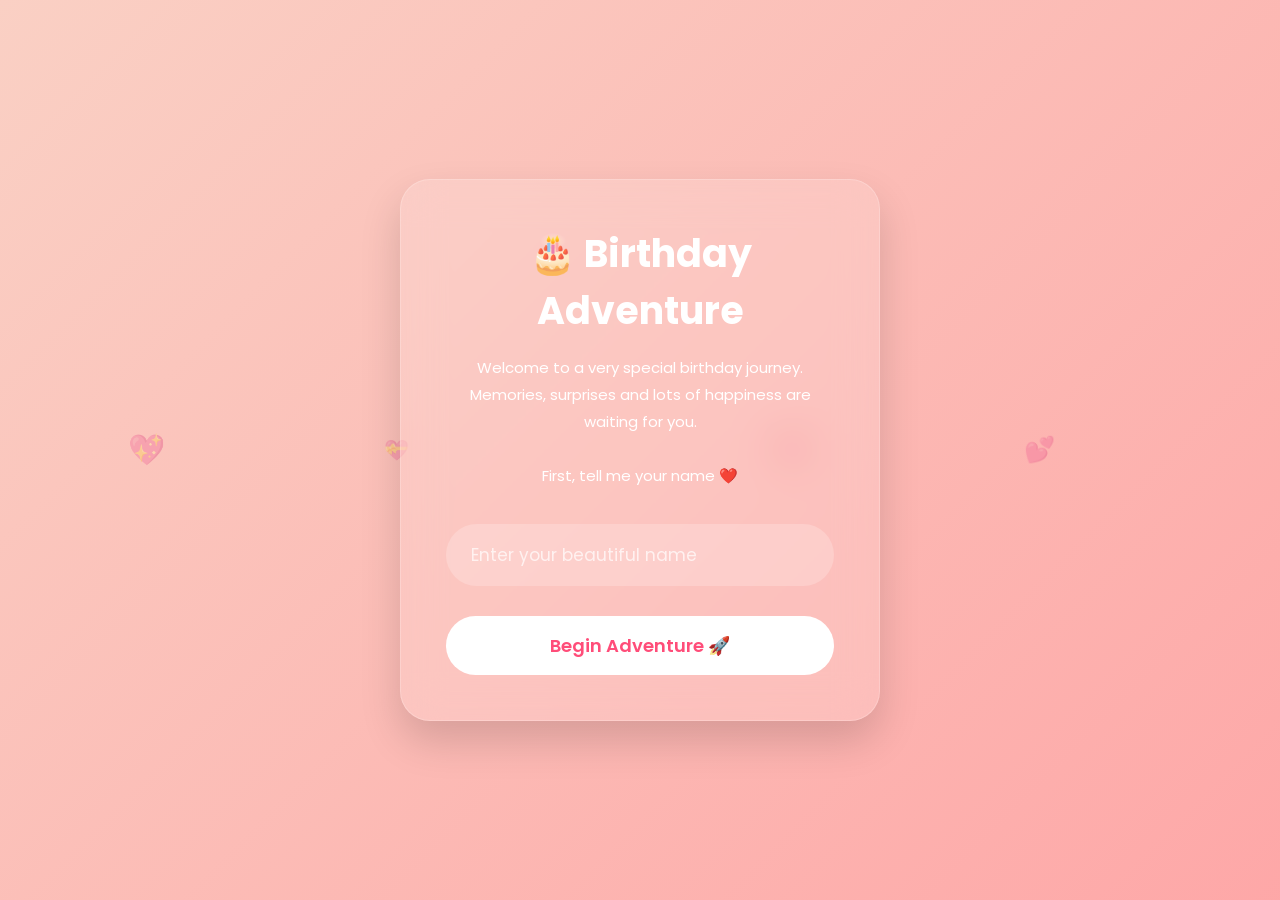
<file: Birthday Present/Sakshi/birthday-surprise/index.html>
<!DOCTYPE html>
<html lang="en">

<head>
    <meta charset="UTF-8">
    <meta name="viewport" content="width=device-width, initial-scale=1.0">
    <title>Birthday Adventure 🎂</title>

    <link href="https://fonts.googleapis.com/css2?family=Poppins:wght@300;400;600;700&display=swap" rel="stylesheet">

    <style>
        * {
            margin: 0;
            padding: 0;
            box-sizing: border-box;
            font-family: 'Poppins', sans-serif;
        }

        body {
            min-height: 100vh;
            overflow: hidden;
            display: flex;
            justify-content: center;
            align-items: center;
            background: linear-gradient(-45deg,
                    #ff758c,
                    #ff7eb3,
                    #ff9a9e,
                    #fad0c4);
            background-size: 400% 400%;
            animation: gradientBG 10s ease infinite;
        }

        @keyframes gradientBG {
            0% {
                background-position: 0% 50%;
            }

            50% {
                background-position: 100% 50%;
            }

            100% {
                background-position: 0% 50%;
            }
        }

        /* floating hearts */

        .heart {
            position: absolute;
            color: rgba(255, 255, 255, 0.3);
            animation: float 8s linear infinite;
            user-select: none;
        }

        @keyframes float {
            from {
                transform: translateY(100vh) rotate(0deg);
                opacity: 0;
            }

            20% {
                opacity: 1;
            }

            to {
                transform: translateY(-120px) rotate(360deg);
                opacity: 0;
            }
        }

        /* card */

        .container {
            width: 90%;
            max-width: 480px;

            background: rgba(255, 255, 255, 0.15);
            backdrop-filter: blur(20px);

            border: 1px solid rgba(255, 255, 255, 0.2);

            border-radius: 30px;

            padding: 45px;

            text-align: center;

            box-shadow:
                0 20px 40px rgba(0, 0, 0, .15);

            animation: appear 1s ease;
        }

        @keyframes appear {
            from {
                opacity: 0;
                transform: translateY(50px) scale(.9);
            }

            to {
                opacity: 1;
                transform: translateY(0) scale(1);
            }
        }

        h1 {
            color: white;
            font-size: 38px;
            margin-bottom: 15px;
        }

        .subtitle {
            color: white;
            line-height: 1.8;
            margin-bottom: 35px;
            font-size: 15px;
        }

        /* input */

        .input-group {
            position: relative;
            margin-bottom: 30px;
        }

        input {
            width: 100%;
            padding: 18px 25px;

            border: none;
            outline: none;

            border-radius: 50px;

            background: rgba(255, 255, 255, .2);

            color: white;
            font-size: 17px;

            transition: .3s;
        }

        input::placeholder {
            color: rgba(255, 255, 255, .7);
        }

        input:focus {
            background: rgba(255, 255, 255, .3);
            transform: scale(1.02);
            box-shadow: 0 0 25px rgba(255, 255, 255, .4);
        }

        /* button */

        button {
            width: 100%;
            padding: 16px;

            border: none;
            border-radius: 50px;

            background: white;

            color: #ff4d79;

            font-size: 18px;
            font-weight: 600;

            cursor: pointer;

            transition: .3s;
        }

        button:hover {
            transform: translateY(-5px);
            box-shadow: 0 15px 30px rgba(0, 0, 0, .2);
        }

        .error {
            margin-top: 15px;
            color: white;
            display: none;
            animation: shake .4s;
        }

        @keyframes shake {

            0%,
            100% {
                transform: translateX(0);
            }

            25% {
                transform: translateX(-5px);
            }

            75% {
                transform: translateX(5px);
            }
        }
    </style>
</head>

<body>

    <!-- floating hearts -->
    <div class="heart" style="left:10%;font-size:30px;">💖</div>
    <div class="heart" style="left:30%;font-size:20px;animation-delay:2s;">💝</div>
    <div class="heart" style="left:60%;font-size:35px;animation-delay:4s;">💖</div>
    <div class="heart" style="left:80%;font-size:25px;animation-delay:1s;">💕</div>

    <div class="container">

        <h1>🎂 Birthday Adventure</h1>

        <p class="subtitle">
            Welcome to a very special birthday journey.
            <br>
            Memories, surprises and lots of happiness
            are waiting for you.
            <br><br>
            First, tell me your name ❤️
        </p>

        <div class="input-group">
            <input type="text" id="name" placeholder="Enter your beautiful name">
        </div>

        <button onclick="startAdventure()">
            Begin Adventure 🚀
        </button>

        <div class="error" id="error">
            Please enter your name ❤️
        </div>

    </div>

    <script>
        function startAdventure() {

            const name =
                document
                    .getElementById("name")
                    .value
                    .trim();

            if (!name) {
                document
                    .getElementById("error")
                    .style.display = "block";
                return;
            }

            localStorage.setItem(
                "birthdayName",
                name
            );

            document.querySelector(
                ".container"
            ).style.transform = "scale(.95)";

            document.querySelector(
                ".container"
            ).style.opacity = "0";

            setTimeout(() => {

                // your folder structure
                window.location.href =
                    "./pages/welcome.html";

            }, 700);
        }
    </script>

</body>

</html>
</file>
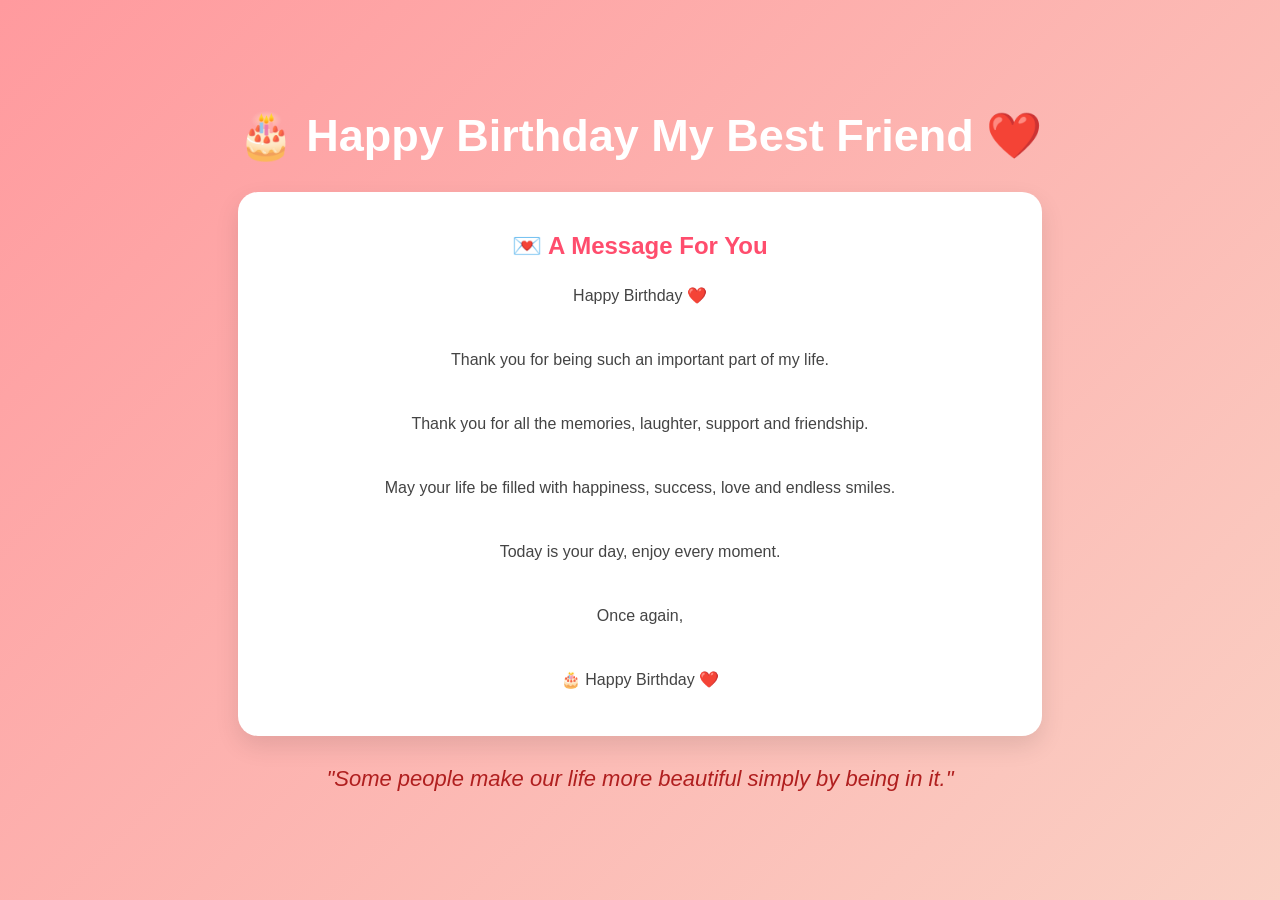
<file: Birthday Present/Sakshi/birthday-surprise/pages/final.html>
<!DOCTYPE html>
<html lang="en">

<head>
    <meta charset="UTF-8">

    <meta name="viewport" content="width=device-width, initial-scale=1.0">

    <title>
        Happy Birthday ❤️
    </title>

    <link rel="stylesheet" href="../style.css">
</head>

<body class="final-body">

    <!-- floating hearts -->


    <div class="final-container">

        <!-- title -->

        <h1 class="birthday-title">

            🎂 Happy Birthday

            <span id="friendName">
                My Best Friend
            </span>

            ❤️

        </h1>

        <div class="music-section">

            <audio id="birthdaySong" autoplay loop controls style="display:none;">

                <source src="https://www.learningcontainer.com/wp-content/uploads/2020/02/Kalimba.mp3"
                    type="audio/mpeg">

            </audio>

        </div>

        <!-- message -->

        <div class="wish-card">

            <h2>
                💌 A Message For You
            </h2>

            <p>

                Happy Birthday ❤️

                <br><br>

                Thank you for being
                such an important
                part of my life.

                <br><br>

                Thank you for all
                the memories,
                laughter,
                support and friendship.

                <br><br>

                May your life be filled
                with happiness,
                success,
                love and endless smiles.

                <br><br>

                Today is your day,
                enjoy every moment.

                <br><br>

                Once again,

                <br><br>

                🎂 Happy Birthday ❤️

            </p>

        </div>

        <!-- final quote -->

        <div class="quote">

            "Some people make our life
            more beautiful simply
            by being in it."

        </div>

    </div>

    <script>

        const name =
            localStorage.getItem(
                "birthdayName"
            );

        if (name) {

            document
                .getElementById(
                    "friendName"
                )
                .innerHTML =
                name;
        }

    </script>

</body>

</html>
</file>
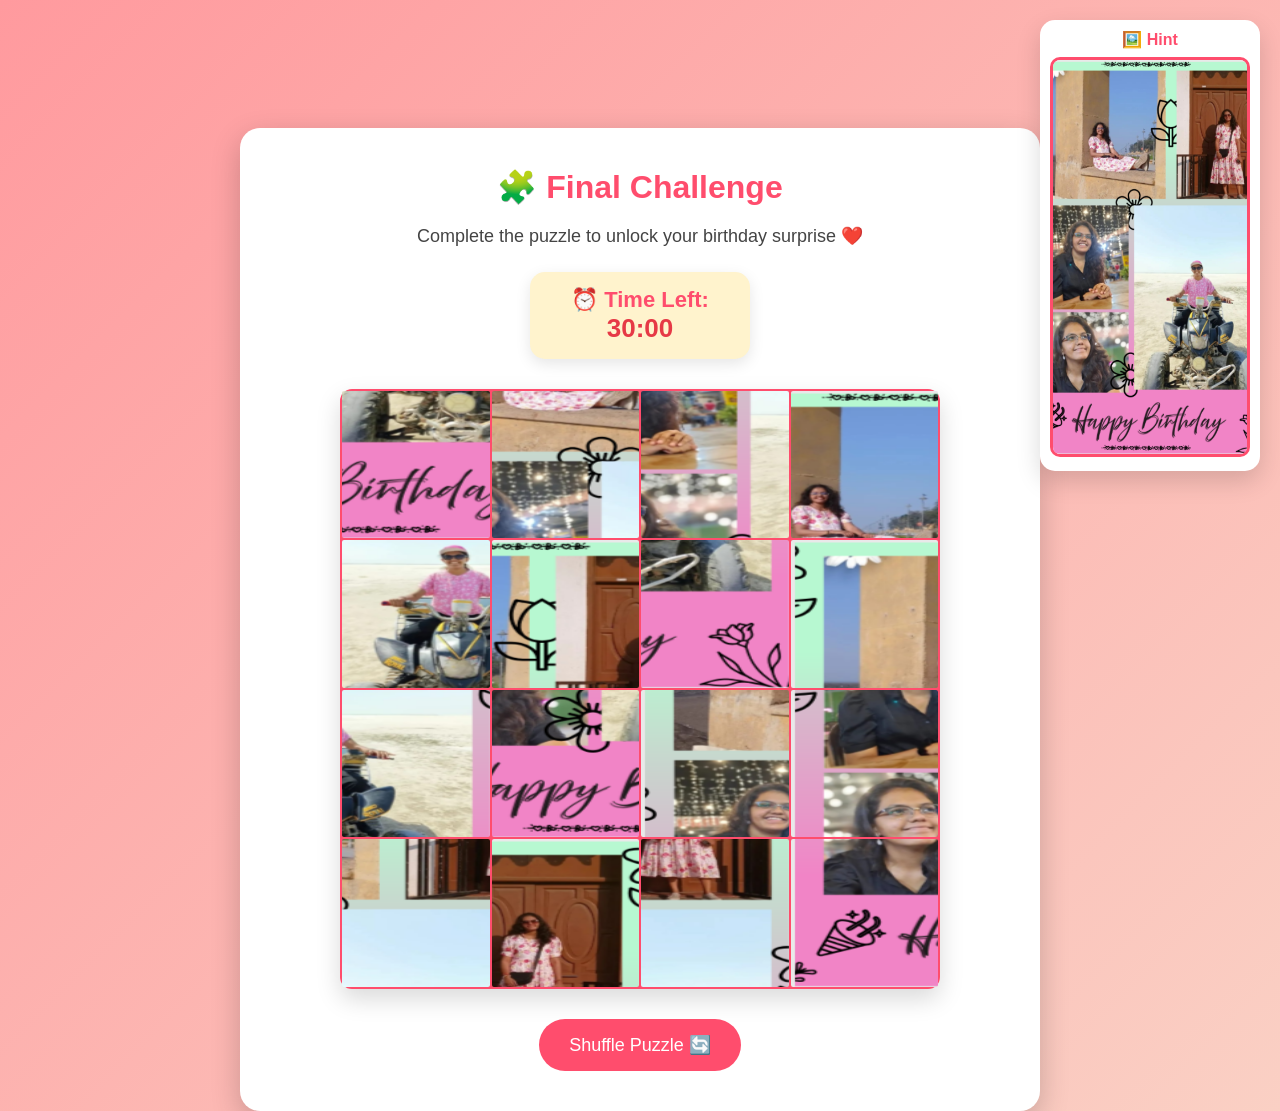
<file: Birthday Present/Sakshi/birthday-surprise/pages/puzzle.html>
<!DOCTYPE html>
<html lang="en">

<head>
    <meta charset="UTF-8">
    <meta name="viewport" content="width=device-width, initial-scale=1.0">

    <title>
        Final Birthday Challenge
    </title>

    <link rel="stylesheet" href="../style.css">
</head>

<body>

    <!-- HINT IMAGE -->

    <div class="clue-box">

        <h4>
            🖼️ Hint
        </h4>

        <img src="../assets/images/birthday.jpg" class="clue-image" alt="Hint">

    </div>

    <!-- MAIN -->

    <div class="container puzzle-container">

        <h1>
            🧩 Final Challenge
        </h1>

        <p class="message">

            Complete the puzzle
            to unlock your
            birthday surprise ❤️

        </p>

        <!-- TIMER -->

        <div class="timer-container">

            ⏰ Time Left:

            <span id="puzzleTimer">

                30:00

            </span>

        </div>

        <!-- PUZZLE -->

        <div class="puzzle-board" id="puzzleBoard">

        </div>

        <!-- BUTTON -->

        <button id="shuffleBtn">

            Shuffle Puzzle 🔄

        </button>

    </div>

    <!-- WIN POPUP -->

    <div class="popup-overlay" id="puzzlePopup">

        <div class="popup-card">

            <h2>
                🎉 Congratulations!
            </h2>

            <p>

                You completed
                the final challenge.

            </p>

            <button id="finishBtn">

                Open Birthday Surprise ❤️

            </button>

        </div>

    </div>

    <script src="../script.js"></script>

</body>

</html>
</file>
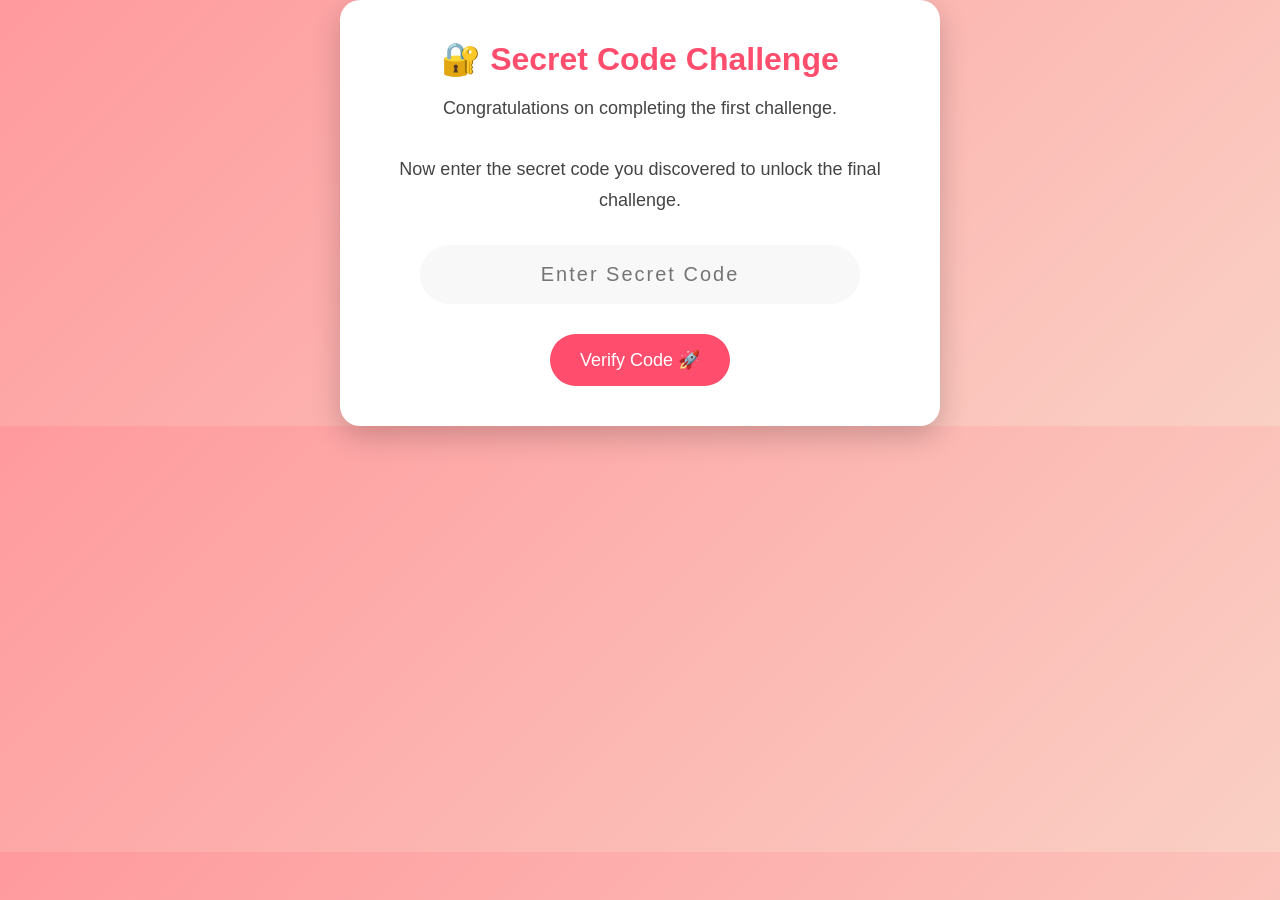
<file: Birthday Present/Sakshi/birthday-surprise/pages/secretcode.html>
<!DOCTYPE html>
<html lang="en">

<head>
    <meta charset="UTF-8">
    <meta name="viewport" content="width=device-width,initial-scale=1">

    <title>Secret Code Challenge</title>

    <link rel="stylesheet" href="../style.css">
</head>

<body>

    <div class="container secret-container">

        <h1>
            🔐 Secret Code Challenge
        </h1>

        <p class="message">

            Congratulations on completing
            the first challenge.

            <br><br>

            Now enter the secret code
            you discovered to unlock
            the final challenge.

        </p>

        <div class="secret-box">

            <input type="text" id="secretInput" placeholder="Enter Secret Code">

        </div>

        <button id="verifyBtn">

            Verify Code 🚀

        </button>

        <div class="secret-error" id="errorMsg">

            ❌ Wrong Secret Code

        </div>

        <div class="secret-success" id="successMsg">

            ✅ Secret Code Accepted

        </div>

    </div>

    <script src="../script.js"></script>

</body>

</html>
</file>
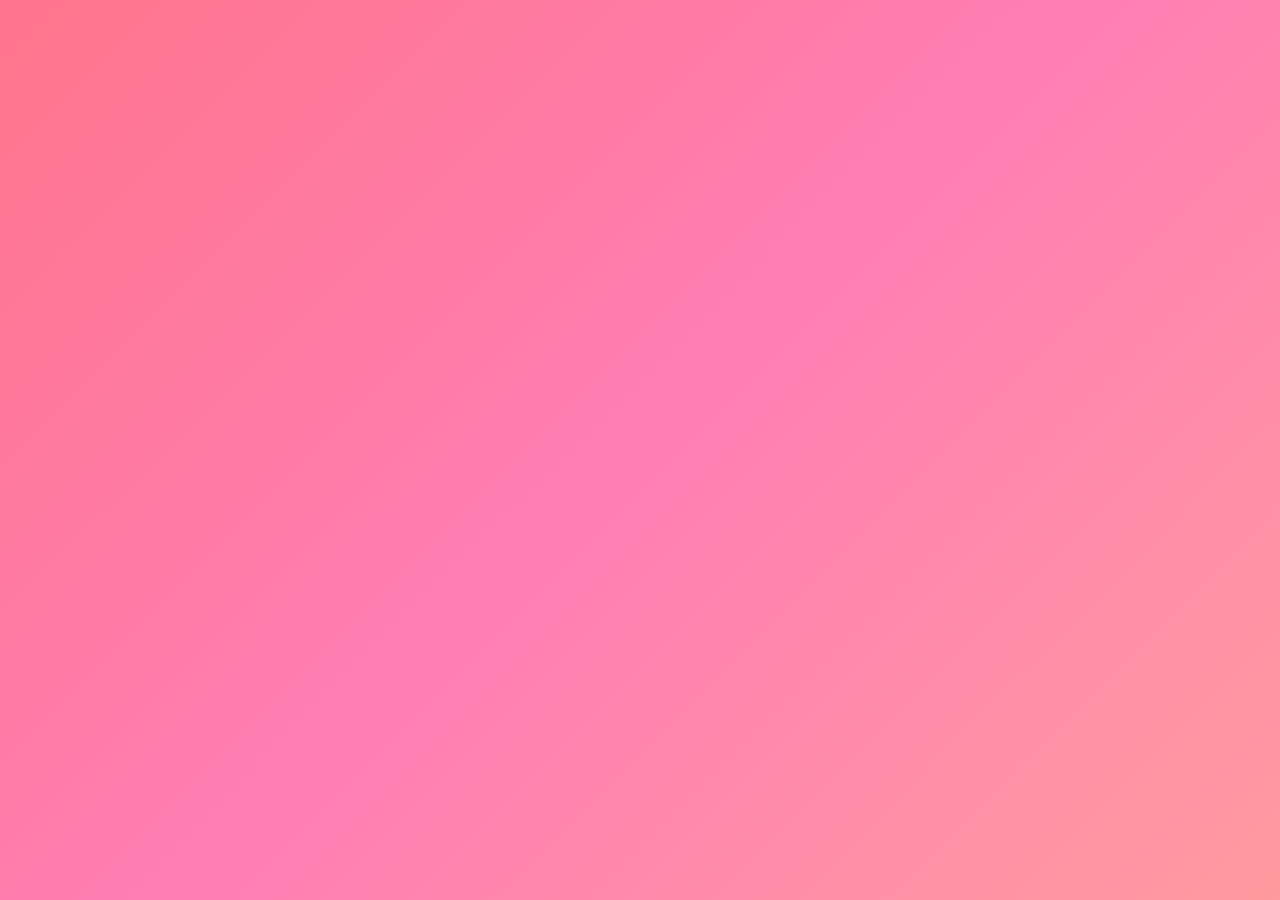
<file: Birthday Present/Sakshi/birthday-surprise/pages/videos.html>
<!DOCTYPE html>
<html>

<head>
    <meta charset="UTF-8">
    <meta name="viewport" content="width=device-width,initial-scale=1">

    <title>Birthday Countdown</title>

    <link href="https://fonts.googleapis.com/css2?family=Poppins:wght@300;500;700&display=swap" rel="stylesheet">

    <style>
        * {
            margin: 0;
            padding: 0;
            box-sizing: border-box;
            font-family: Poppins;
        }

        body {
            height: 100vh;
            display: flex;
            justify-content: center;
            align-items: center;
            flex-direction: column;
            overflow: hidden;

            background:
                linear-gradient(135deg,
                    #ff758c,
                    #ff7eb3,
                    #ff9a9e);
        }

        .number {
            font-size: 180px;
            font-weight: 700;
            color: white;

            opacity: 0;
            transform: scale(.2);

            animation:
                zoom 1s forwards;
        }

        @keyframes zoom {

            0% {
                opacity: 0;
                transform: scale(.2);
            }

            50% {
                opacity: 1;
                transform: scale(1.2);
            }

            100% {
                opacity: 0;
                transform: scale(1);
            }
        }

        .message {
            display: none;

            width: 80%;
            max-width: 700px;

            text-align: center;

            color: white;

            animation: fade 2s;
        }

        .message h1 {
            font-size: 50px;
            margin-bottom: 20px;
        }

        .message p {
            font-size: 22px;
            line-height: 1.8;
        }

        @keyframes fade {
            from {
                opacity: 0;
                transform: translateY(40px);
            }

            to {
                opacity: 1;
                transform: translateY(0);
            }
        }

        button {

            margin-top: 40px;

            padding: 15px 40px;

            border: none;
            border-radius: 50px;

            background: white;
            color: #ff4d79;

            font-size: 18px;
            font-weight: 600;

            cursor: pointer;

            transition: .3s;
        }

        button:hover {
            transform: scale(1.05);
        }
    </style>
</head>

<body>

    <div class="number" id="count">3</div>

    <div class="message" id="message">

        <h1>✨ Are You Ready? ✨</h1>

        <p>
            This birthday adventure
            was specially created
            just for you ❤️
            <br><br>

            There are surprises,
            memories and challenges
            waiting for you.
            <br><br>

            Let's begin your
            Birthday Adventure 🎂
        </p>

        <button onclick="nextPage()">
            Start Adventure 🚀
        </button>

    </div>

    <script>

        const numbers = [3, 2, 1];

        let i = 0;

        function play() {

            if (i < numbers.length) {

                const el =
                    document.getElementById("count");

                el.innerHTML = numbers[i];

                el.style.animation = "none";

                void el.offsetWidth;

                el.style.animation =
                    "zoom 1s forwards";

                i++;

                setTimeout(play, 1200);
            }
            else {

                document
                    .getElementById("count")
                    .style.display = "none";

                document
                    .getElementById("message")
                    .style.display = "block";
            }
        }

        play();

        function nextPage() {

            window.location.href =
                "./wordsearch.html";
        }

    </script>

</body>

</html>
</file>
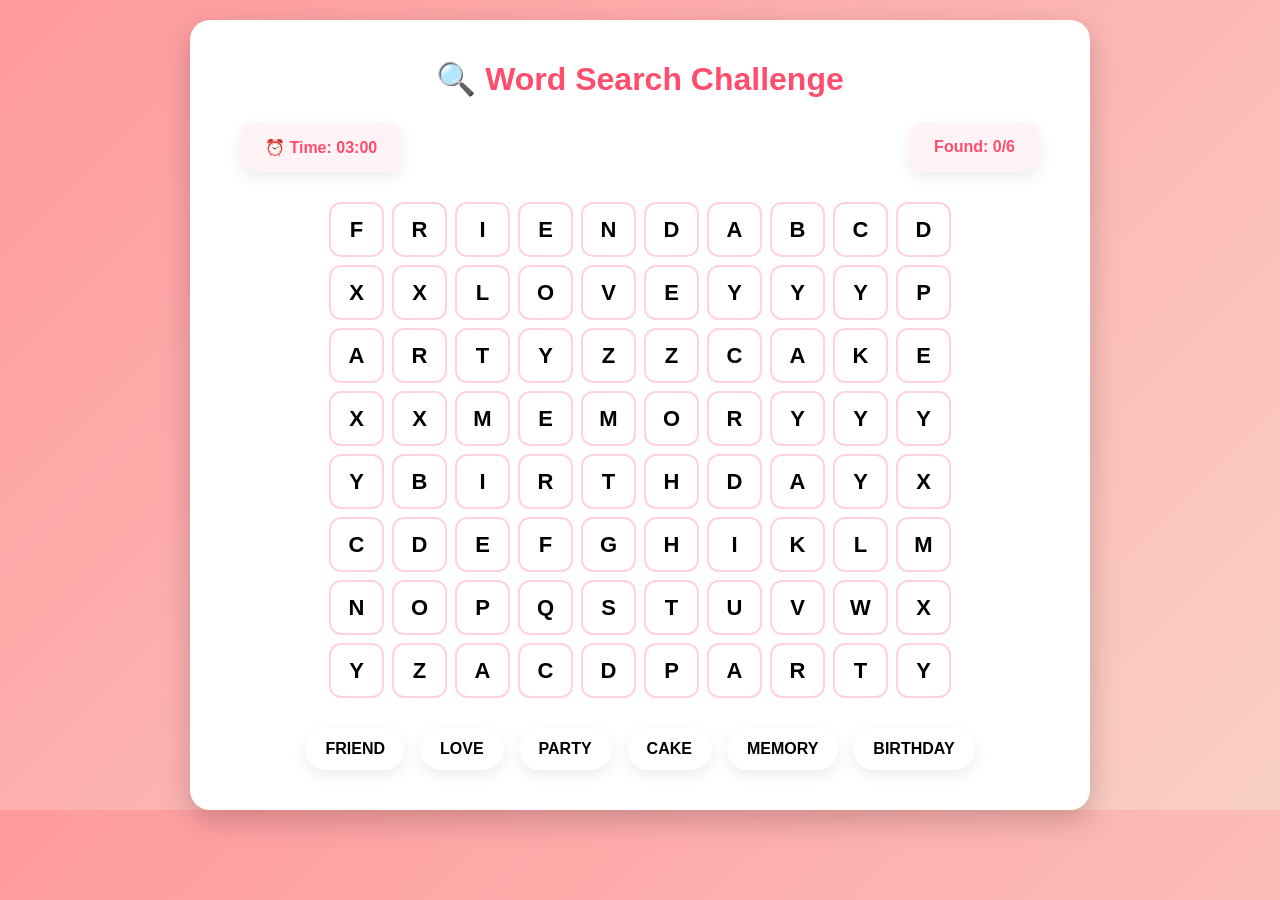
<file: Birthday Present/Sakshi/birthday-surprise/pages/wordsearch.html>
<!DOCTYPE html>
<html lang="en">

<head>
    <meta charset="UTF-8">
    <meta name="viewport" content="width=device-width, initial-scale=1.0">
    <title>Word Search Challenge</title>

    <!-- main css -->
    <link rel="stylesheet" href="../style.css">
</head>

<body>

    <div class="container wordsearch-container">

        <h1>🔍 Word Search Challenge</h1>

        <div class="top-bar">

            <div class="timer-box">
                ⏰ Time:
                <span id="timer">03:00</span>
            </div>

            <div class="score-box">
                Found:
                <span id="foundCount">0</span>/6
            </div>

        </div>

        <!-- game board -->
        <div class="word-grid" id="wordGrid">

            <!-- JS create grid here -->

        </div>

        <!-- words -->
        <div class="words-list">

            <div class="word-item" data-word="FRIEND">
                FRIEND
            </div>

            <div class="word-item" data-word="LOVE">
                LOVE
            </div>

            <div class="word-item" data-word="PARTY">
                PARTY
            </div>

            <div class="word-item" data-word="CAKE">
                CAKE
            </div>

            <div class="word-item" data-word="MEMORY">
                MEMORY
            </div>

            <div class="word-item" data-word="BIRTHDAY">
                BIRTHDAY
            </div>

        </div>

    </div>

    <!-- WIN POPUP -->

    <div class="popup-overlay" id="winPopup">

        <div class="popup-card">

            <h2>
                🎉 Congratulations!
            </h2>

            <p>
                You completed the first challenge.
            </p>

            <div class="secret-code">

                Secret Code:

                <h3>
                    BESTFRIEND2025
                </h3>

            </div>

            <button id="nextBtn">
                Proceed To Next Challenge 🚀
            </button>

        </div>

    </div>

    <!-- JS -->

    <script src="../script.js"></script>

</body>

</html>
</file>
<file: Birthday Present/Sakshi/birthday-surprise/style.css>
* {
    margin: 0;
    padding: 0;
    box-sizing: border-box;
    font-family: Arial, sans-serif;
}

body {
    background: linear-gradient(135deg, #ff9a9e, #fad0c4);
    display: flex;
    justify-content: center;
    align-items: center;
}

.container {
    width: 90%;
    max-width: 600px;
    background: white;
    padding: 40px;
    border-radius: 20px;
    text-align: center;
    box-shadow: 0 10px 30px rgba(0, 0, 0, 0.2);
}

h1 {
    color: #ff4d6d;
    margin-bottom: 15px;
}

h2 {
    margin-bottom: 20px;
}

.message {
    font-size: 18px;
    line-height: 1.7;
    color: #444;
}

.warning {
    margin: 25px 0;
    padding: 15px;
    background: #fff3cd;
    border-radius: 10px;
    font-weight: bold;
}

button {
    padding: 15px 30px;
    border: none;
    border-radius: 50px;
    background: #ff4d6d;
    color: white;
    font-size: 18px;
    cursor: pointer;
    transition: 0.3s;
}

button:hover {
    transform: scale(1.05);
}

/* ===========================
        WORD SEARCH
=========================== */

.wordsearch-container {
    margin-top: 20px;
    max-width: 900px;
    width: 75%;
}

/* top info */

.top-bar {
    display: flex;
    justify-content: space-between;
    gap: 20px;
    margin: 25px 10px;
}

.timer-box,
.score-box {
    background: #fff3f5;
    padding: 15px 25px;
    border-radius: 15px;
    font-weight: 700;
    color: #ff4d6d;
    box-shadow: 0 5px 15px rgba(0, 0, 0, .08);
}

/* word grid */

.word-grid {
    display: grid;
    grid-template-columns: repeat(10, 55px);
    gap: 8px;
    justify-content: center;
    margin: 30px 0;
}

.cell {
    width: 55px;
    height: 55px;

    background: white;
    border: 2px solid #ffd3dc;

    border-radius: 12px;

    display: flex;
    justify-content: center;
    align-items: center;

    font-size: 22px;
    font-weight: bold;

    cursor: pointer;

    transition: .25s;
}

.cell:hover {
    transform: scale(1.08);
    box-shadow: 0 5px 15px rgba(0, 0, 0, .15);
}

/* currently selected */

.cell.selected {
    background: #ffd166;
    color: white;
}

/* found word */

.cell.found {
    background: #06d6a0;
    color: white;
    border-color: #06d6a0;
    pointer-events: none;
}

/* words list */

.words-list {
    display: flex;
    flex-wrap: wrap;
    justify-content: center;
    gap: 15px;
    margin-top: 30px;
}

.word-item {
    background: white;
    padding: 12px 20px;

    border-radius: 30px;

    font-weight: 600;

    position: relative;

    transition: .3s;

    box-shadow: 0 5px 15px rgba(0, 0, 0, .08);
}

/* completed word */

.word-item.done {
    background: #06d6a0;
    color: white;
    opacity: .8;
}

/* strike animation */

.word-item.done::after {
    content: "";

    position: absolute;

    top: 50%;
    left: 10%;

    height: 3px;
    width: 80%;

    background: white;

    transform: translateY(-50%);

    animation: strike .4s ease forwards;
}

@keyframes strike {

    from {
        width: 0;
    }

    to {
        width: 80%;
    }
}

/* popup */

.popup-overlay {

    position: fixed;
    inset: 0;

    background: rgba(0, 0, 0, .7);

    display: none;

    justify-content: center;
    align-items: center;

    z-index: 999;
}

.popup-card {

    width: 90%;
    max-width: 450px;

    background: white;

    padding: 40px;

    border-radius: 25px;

    text-align: center;

    animation: popup .5s ease;
}

@keyframes popup {

    from {
        opacity: 0;
        transform: scale(.5);
    }

    to {
        opacity: 1;
        transform: scale(1);
    }
}

.popup-card h2 {
    color: #ff4d6d;
    margin-bottom: 20px;
}

.popup-card p {
    color: #555;
    margin-bottom: 20px;
}

.secret-code {
    background: #fff3cd;
    padding: 20px;
    border-radius: 15px;
    margin-bottom: 25px;
}

.secret-code h3 {
    color: #ff4d6d;
    margin-top: 10px;
    font-size: 26px;
}

/* mobile */

@media(max-width:768px) {

    .word-grid {
        grid-template-columns: repeat(10, 35px);
        gap: 5px;
    }

    .cell {
        width: 35px;
        height: 35px;
        font-size: 16px;
    }

    .top-bar {
        flex-direction: column;
    }
}


/* ===================
    SECRET CODE
=================== */

.secret-container {
    max-width: 600px;
}

.secret-box {
    margin: 30px 40px;
}

.secret-box input {

    width: 100%;

    padding: 18px;

    border: none;

    outline: none;

    border-radius: 50px;

    background: #f8f8f8;

    font-size: 20px;

    text-align: center;

    letter-spacing: 2px;

    transition: .3s;
}

.secret-box input:focus {

    box-shadow:
        0 0 20px rgba(255, 77, 109, .3);

    transform: scale(1.02);
}

.secret-error {

    color: #ff3333;

    margin-top: 20px;

    display: none;

    animation: shake .4s;
}

.secret-success {

    color: #00b894;

    margin-top: 20px;

    display: none;
}

@keyframes shake {

    0%,
    100% {
        transform: translateX(0);
    }

    25% {
        transform: translateX(-5px);
    }

    75% {
        transform: translateX(5px);
    }
}

/* =========================
        IMAGE PUZZLE
========================= */

.puzzle-container {
    margin-top: 10%;
    max-width: 800px;
    width: 75%;
}

.puzzle-board {

    width: 600px;
    height: 600px;

    margin: 30px auto;

    display: grid;

    grid-template-columns:
        repeat(4, 1fr);

    gap: 2px;

    background: #ff4d6d;

    padding: 2px;

    border-radius: 12px;

    box-shadow:
        0 10px 25px rgba(0, 0, 0, .15);
}

/* puzzle piece */

.piece {

    width: 100%;
    height: 100%;

    background-repeat: no-repeat;

    cursor: pointer;

    transition: .2s;

    border-radius: 2px;
}

.piece:hover {

    transform: scale(.95);

    opacity: .9;
}

/* selected piece */

.selected {

    outline: 4px solid yellow;

    outline-offset: -4px;

    transform: scale(.95);

    box-shadow:
        inset 0 0 0 3px white;
}

/* popup */

.popup-overlay {

    position: fixed;

    top: 0;
    left: 0;

    width: 100%;
    height: 100%;

    background:
        rgba(0, 0, 0, .7);

    display: none;

    justify-content: center;
    align-items: center;

    z-index: 999;
}

.popup-card {

    background: white;

    padding: 40px;

    border-radius: 20px;

    text-align: center;

    max-width: 400px;

    animation: popup .4s ease;
}

.popup-card h2 {

    color: #ff4d6d;

    margin-bottom: 20px;
}

.popup-card p {

    color: #444;

    margin-bottom: 20px;
}

@keyframes popup {

    from {
        opacity: 0;
        transform: scale(.5);
    }

    to {
        opacity: 1;
        transform: scale(1);
    }
}

/* mobile */

@media(max-width:768px) {

    .puzzle-board {

        width: 95vw;
        height: 95vw;
    }
}

/* ===================
       TIMER
=================== */

.timer-container {

    background: #fff3cd;

    padding: 15px;

    border-radius: 15px;

    margin: 20px auto;

    width: 220px;

    font-size: 22px;

    font-weight: bold;

    color: #ff4d6d;

    box-shadow:
        0 5px 15px rgba(0, 0, 0, .1);
}

#puzzleTimer {

    color: #e63946;

    font-size: 26px;
}

/* ====================
        HINT IMAGE
==================== */

.clue-box {

    position: fixed;

    top: 20px;
    right: 20px;

    background: white;

    padding: 10px;

    border-radius: 15px;

    box-shadow:
        0 10px 25px rgba(0, 0, 0, .15);

    z-index: 600;

    text-align: center;
}

.clue-box h4 {

    color: #ff4d6d;

    margin-bottom: 8px;

    font-size: 16px;
}

.clue-image {

    width: 200px;

    height: 400px;

    object-fit: cover;

    border-radius: 10px;

    border: 3px solid #ff4d6d;

    transition: .3s;
}

.clue-image:hover {

    transform: scale(1.05);
}

/* mobile */

@media(max-width:900px) {

    .clue-box {

        position: relative;

        top: auto;
        right: auto;

        margin: 20px auto;

        width: 220px;
    }

    .clue-image {

        width: 150px;
        height: 150px;
    }
}


/* ======================
        FINAL PAGE
====================== */

.final-body {

    min-height: 100vh;

    background:
        linear-gradient(135deg,
            #ff9a9e,
            #fad0c4);

    padding: 40px;
}

.final-container {

    max-width: 900px;

    margin: auto;

    text-align: center;
}

.birthday-title {

    color: white;

    font-size: 45px;

    margin-bottom: 30px;
}

.birthday-image img {

    width: 300px;

    height: 300px;

    object-fit: cover;

    border-radius: 20px;

    border: 5px solid white;

    box-shadow:
        0 15px 35px rgba(0, 0, 0, .2);
}

.music-section {

    margin: 30px 0;
}

.music-section h3 {

    color: white;

    margin-bottom: 15px;
}

.wish-card {

    background: white;

    padding: 40px;

    border-radius: 20px;

    margin: 30px 0;

    box-shadow:
        0 10px 25px rgba(0, 0, 0, .1);
}

.wish-card h2 {

    color: #ff4d6d;

    margin-bottom: 20px;
}

.wish-card p {

    line-height: 2;

    color: #444;
}

.quote {

    color: rgb(176, 31, 31);

    font-size: 22px;

    font-style: italic;

    margin-top: 30px;
}
</file>
